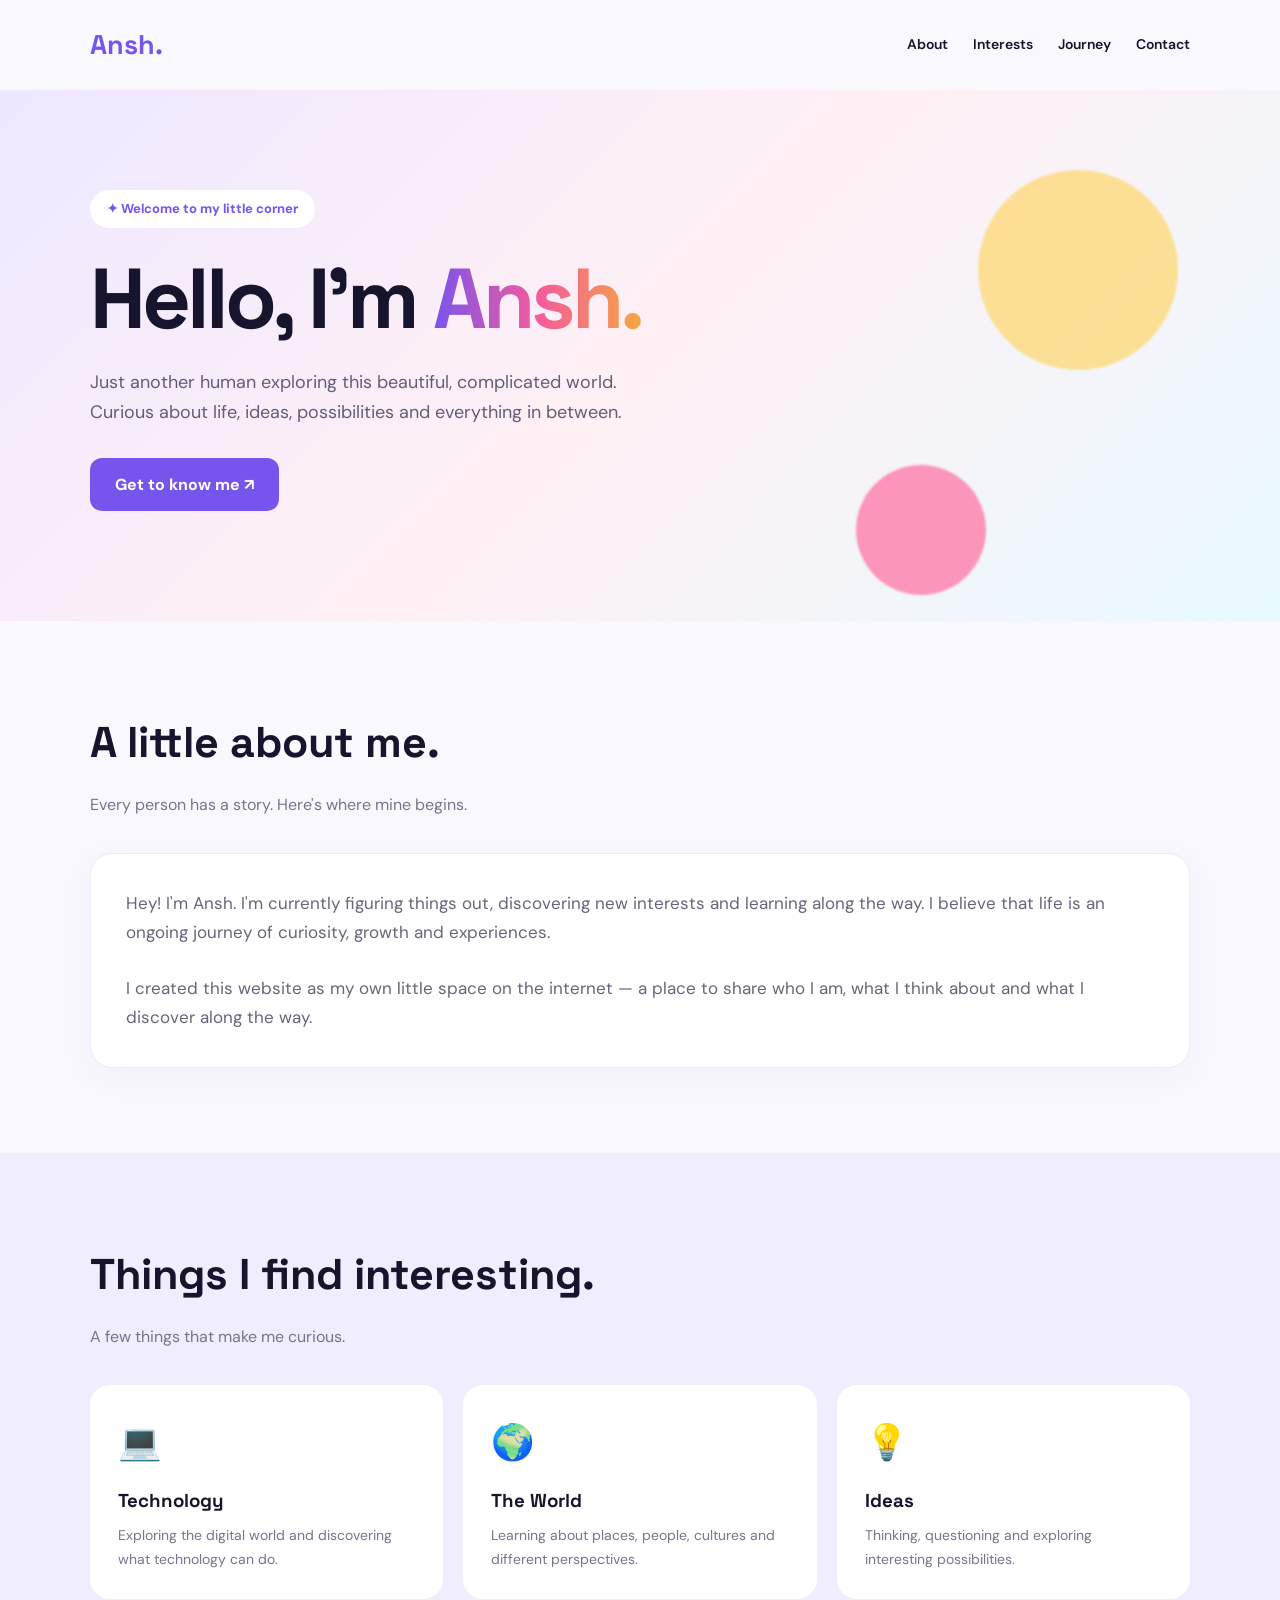
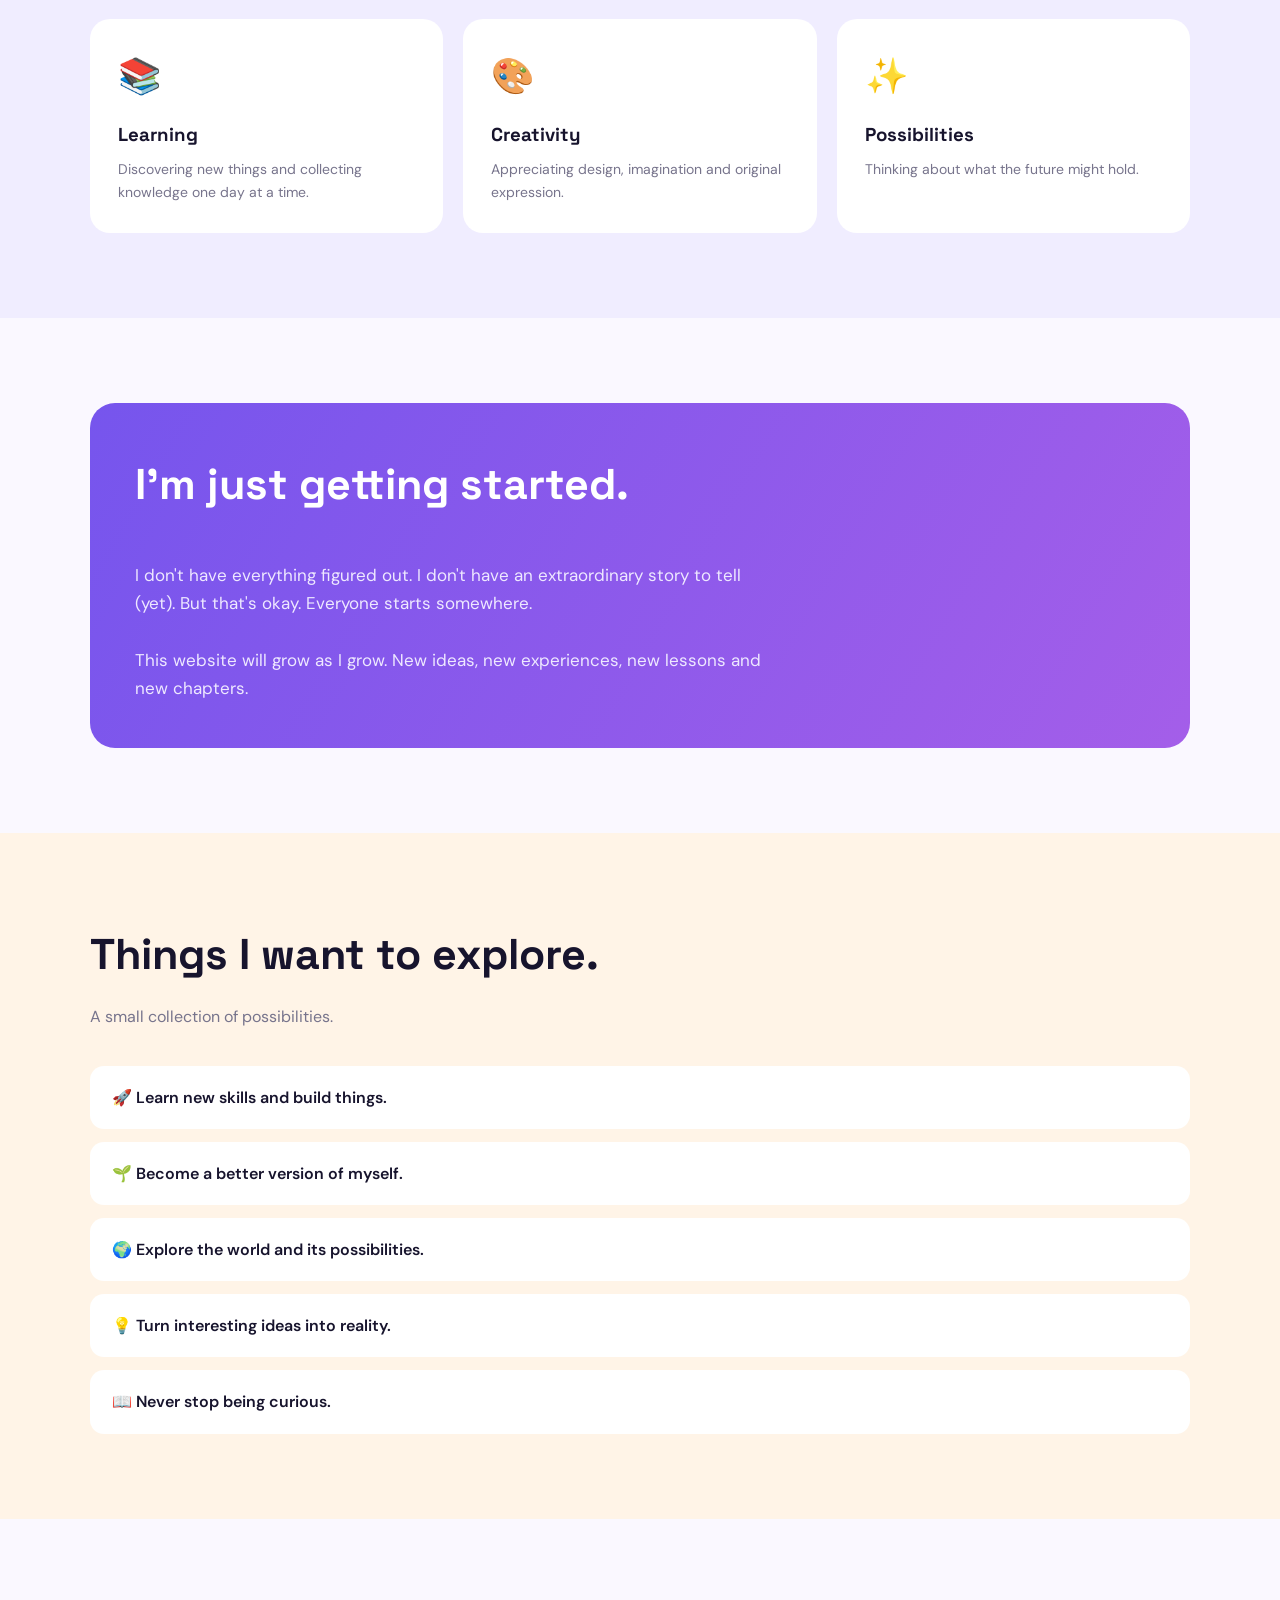
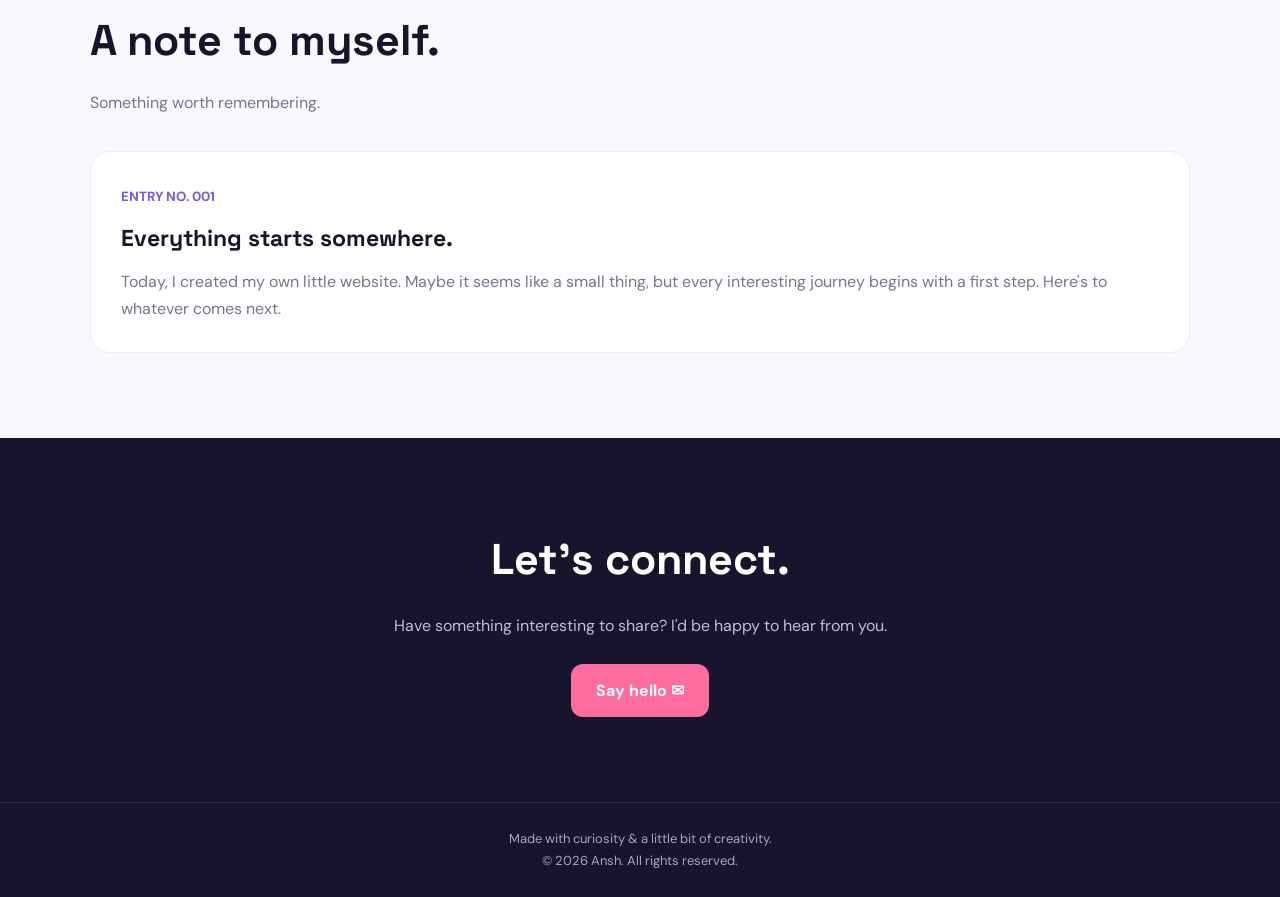
<file: Ansh.html>
<!DOCTYPE html>
<html lang="en">
<head>
  <meta charset="UTF-8">
  <meta name="viewport" content="width=device-width, initial-scale=1.0">
  <meta name="description" content="Welcome to Ansh's personal website. A little corner of the internet for thoughts, interests, ideas and life's journey.">
  <title>Ansh — My Little Corner of the Internet</title>

  <style>
    @import url('https://fonts.googleapis.com/css2?family=DM+Sans:wght@400;500;600;700;800&family=Space+Grotesk:wght@400;500;600;700&display=swap');

    :root {
      --dark: #17142d;
      --purple: #7655ed;
      --pink: #ff6d9e;
      --yellow: #ffd66b;
      --blue: #63c9ed;
      --white: #ffffff;
      --muted: #77748c;
    }

    * {
      margin: 0;
      padding: 0;
      box-sizing: border-box;
      scroll-behavior: smooth;
    }

    body {
      font-family: 'DM Sans', sans-serif;
      background: #faf8ff;
      color: var(--dark);
      line-height: 1.7;
    }

    a {
      text-decoration: none;
      color: inherit;
    }

    .container {
      width: min(1100px, 90%);
      margin: auto;
    }

    /* Navigation */

    header {
      padding: 22px 0;
      position: sticky;
      top: 0;
      z-index: 10;
      background: rgba(250,248,255,.92);
      backdrop-filter: blur(12px);
    }

    nav {
      display: flex;
      justify-content: space-between;
      align-items: center;
      gap: 20px;
    }

    .logo {
      font-family: 'Space Grotesk', sans-serif;
      font-size: 27px;
      font-weight: 700;
      color: var(--purple);
    }

    .nav-links {
      display: flex;
      gap: 25px;
      font-size: 14px;
      font-weight: 600;
    }

    .nav-links a:hover {
      color: var(--purple);
    }

    /* Hero */

    .hero {
      padding: 100px 0 110px;
      position: relative;
      overflow: hidden;
      background: linear-gradient(135deg, #eee8ff, #fff0f5, #e8faff);
    }

    .hero-content {
      max-width: 760px;
      position: relative;
      z-index: 1;
    }

    .tag {
      display: inline-block;
      padding: 8px 17px;
      background: white;
      border-radius: 50px;
      color: var(--purple);
      font-size: 13px;
      font-weight: 700;
      margin-bottom: 25px;
    }

    .hero h1 {
      font-family: 'Space Grotesk', sans-serif;
      font-size: clamp(48px, 8vw, 85px);
      line-height: 1.08;
      letter-spacing: -4px;
      margin-bottom: 22px;
    }

    .gradient-text {
      background: linear-gradient(90deg, #7954ed, #f35b9d, #f5a642);
      -webkit-background-clip: text;
      background-clip: text;
      color: transparent;
    }

    .hero p {
      color: #625e78;
      font-size: 18px;
      max-width: 570px;
      margin-bottom: 30px;
    }

    .btn {
      display: inline-block;
      padding: 13px 25px;
      background: var(--purple);
      color: white;
      border-radius: 12px;
      font-weight: 700;
      transition: .25s;
    }

    .btn:hover {
      transform: translateY(-3px);
      box-shadow: 0 10px 25px #7655ed40;
    }

    .decoration {
      position: absolute;
      border-radius: 50%;
      filter: blur(1px);
      opacity: .7;
    }

    .circle-one {
      width: 200px;
      height: 200px;
      background: var(--yellow);
      right: 8%;
      top: 15%;
    }

    .circle-two {
      width: 130px;
      height: 130px;
      background: var(--pink);
      right: 23%;
      bottom: 5%;
    }

    /* General sections */

    section {
      padding: 85px 0;
    }

    .section-title {
      font-family: 'Space Grotesk', sans-serif;
      font-size: clamp(30px, 5vw, 43px);
      margin-bottom: 12px;
    }

    .section-intro {
      color: var(--muted);
      margin-bottom: 35px;
    }

    /* About */

    .about-card {
      background: white;
      padding: 35px;
      border-radius: 22px;
      box-shadow: 0 8px 35px #27204a0a;
      border: 1px solid #eeeaf8;
    }

    .about-card p {
      color: #68647b;
      font-size: 17px;
    }

    /* Interests */

    .interests {
      background: #f0edff;
    }

    .grid {
      display: grid;
      grid-template-columns: repeat(3, 1fr);
      gap: 20px;
    }

    .interest-card {
      padding: 28px;
      border-radius: 20px;
      background: white;
      transition: .25s;
    }

    .interest-card:hover {
      transform: translateY(-6px);
    }

    .interest-card .emoji {
      font-size: 35px;
      margin-bottom: 12px;
    }

    .interest-card h3 {
      font-family: 'Space Grotesk', sans-serif;
      margin-bottom: 7px;
    }

    .interest-card p {
      color: var(--muted);
      font-size: 14px;
    }

    /* Journey */

    .journey-card {
      background: linear-gradient(120deg, #7655ed, #a45ee9);
      color: white;
      padding: 45px;
      border-radius: 25px;
    }

    .journey-card p {
      color: #eee8ff;
      max-width: 650px;
      font-size: 17px;
    }

    /* Goals */

    .goals {
      background: #fff4e7;
    }

    .goal-list {
      display: grid;
      gap: 13px;
    }

    .goal {
      background: white;
      border-radius: 14px;
      padding: 18px 22px;
      font-weight: 600;
    }

    /* Journal */

    .journal-card {
      padding: 30px;
      background: white;
      border: 1px solid #eeeaf8;
      border-radius: 20px;
    }

    .journal-card small {
      color: var(--purple);
      font-weight: 700;
    }

    .journal-card h3 {
      font-family: 'Space Grotesk', sans-serif;
      margin: 10px 0;
      font-size: 23px;
    }

    .journal-card p {
      color: var(--muted);
    }

    /* Contact */

    .contact {
      background: #17142d;
      color: white;
      text-align: center;
    }

    .contact p {
      color: #c2bdd6;
      margin: 15px 0 25px;
    }

    .contact .btn {
      background: var(--pink);
    }

    footer {
      background: #17142d;
      color: #aaa4c0;
      text-align: center;
      padding: 25px;
      font-size: 13px;
      border-top: 1px solid #ffffff18;
    }

    @media(max-width: 700px) {
      .nav-links {
        gap: 12px;
        font-size: 11px;
      }

      .hero {
        padding: 75px 0;
      }

      .hero h1 {
        letter-spacing: -2px;
      }

      .circle-one {
        right: -100px;
      }

      .grid {
        grid-template-columns: 1fr;
      }

      section {
        padding: 60px 0;
      }

      .about-card,
      .journey-card {
        padding: 25px;
      }
    }
  </style>
</head>

<body>

  <header>
    <div class="container">
      <nav>
        <a href="#" class="logo">Ansh.</a>

        <div class="nav-links">
          <a href="#about">About</a>
          <a href="#interests">Interests</a>
          <a href="#journey">Journey</a>
          <a href="#contact">Contact</a>
        </div>
      </nav>
    </div>
  </header>

  <main>

    <!-- Hero -->
    <section class="hero">
      <div class="decoration circle-one"></div>
      <div class="decoration circle-two"></div>

      <div class="container">
        <div class="hero-content">
          <span class="tag">✦ Welcome to my little corner</span>

          <h1>
            Hello, I'm <span class="gradient-text">Ansh.</span>
          </h1>

          <p>
            Just another human exploring this beautiful,
            complicated world. Curious about life, ideas,
            possibilities and everything in between.
          </p>

          <a href="#about" class="btn">Get to know me ↗</a>
        </div>
      </div>
    </section>

    <!-- About -->
    <section id="about">
      <div class="container">
        <h2 class="section-title">A little about me.</h2>
        <p class="section-intro">Every person has a story. Here's where mine begins.</p>

        <div class="about-card">
          <p>
            Hey! I'm Ansh. I'm currently figuring things out,
            discovering new interests and learning along the way.
            I believe that life is an ongoing journey of curiosity,
            growth and experiences.
          </p>
          <br>
          <p>
            I created this website as my own little space on the
            internet — a place to share who I am, what I think
            about and what I discover along the way.
          </p>
        </div>
      </div>
    </section>

    <!-- Interests -->
    <section class="interests" id="interests">
      <div class="container">
        <h2 class="section-title">Things I find interesting.</h2>
        <p class="section-intro">A few things that make me curious.</p>

        <div class="grid">

          <div class="interest-card">
            <div class="emoji">💻</div>
            <h3>Technology</h3>
            <p>Exploring the digital world and discovering what technology can do.</p>
          </div>

          <div class="interest-card">
            <div class="emoji">🌍</div>
            <h3>The World</h3>
            <p>Learning about places, people, cultures and different perspectives.</p>
          </div>

          <div class="interest-card">
            <div class="emoji">💡</div>
            <h3>Ideas</h3>
            <p>Thinking, questioning and exploring interesting possibilities.</p>
          </div>

          <div class="interest-card">
            <div class="emoji">📚</div>
            <h3>Learning</h3>
            <p>Discovering new things and collecting knowledge one day at a time.</p>
          </div>

          <div class="interest-card">
            <div class="emoji">🎨</div>
            <h3>Creativity</h3>
            <p>Appreciating design, imagination and original expression.</p>
          </div>

          <div class="interest-card">
            <div class="emoji">✨</div>
            <h3>Possibilities</h3>
            <p>Thinking about what the future might hold.</p>
          </div>

        </div>
      </div>
    </section>

    <!-- Journey -->
    <section id="journey">
      <div class="container">
        <div class="journey-card">
          <h2 class="section-title">I'm just getting started.</h2>
          <br>
          <p>
            I don't have everything figured out. I don't have
            an extraordinary story to tell (yet). But that's okay.
            Everyone starts somewhere.
          </p>
          <br>
          <p>
            This website will grow as I grow. New ideas, new
            experiences, new lessons and new chapters.
          </p>
        </div>
      </div>
    </section>

    <!-- Goals -->
    <section class="goals" id="goals">
      <div class="container">
        <h2 class="section-title">Things I want to explore.</h2>
        <p class="section-intro">A small collection of possibilities.</p>

        <div class="goal-list">
          <div class="goal">🚀 Learn new skills and build things.</div>
          <div class="goal">🌱 Become a better version of myself.</div>
          <div class="goal">🌍 Explore the world and its possibilities.</div>
          <div class="goal">💡 Turn interesting ideas into reality.</div>
          <div class="goal">📖 Never stop being curious.</div>
        </div>
      </div>
    </section>

    <!-- Journal -->
    <section id="journal">
      <div class="container">
        <h2 class="section-title">A note to myself.</h2>
        <p class="section-intro">Something worth remembering.</p>

        <div class="journal-card">
          <small>ENTRY NO. 001</small>
          <h3>Everything starts somewhere.</h3>
          <p>
            Today, I created my own little website.
            Maybe it seems like a small thing, but every
            interesting journey begins with a first step.
            Here's to whatever comes next.
          </p>
        </div>
      </div>
    </section>

    <!-- Contact -->
    <section class="contact" id="contact">
      <div class="container">
        <h2 class="section-title">Let's connect.</h2>
        <p>
          Have something interesting to share?
          I'd be happy to hear from you.
        </p>

        <!-- Replace this with your real email address -->
        <a href="mailto:sh.ansh.56789@gmail.com" class="btn">
          Say hello ✉
        </a>
      </div>
    </section>

  </main>

  <footer>
    <p>Made with curiosity & a little bit of creativity.</p>
    <p>© 2026 Ansh. All rights reserved.</p>
  </footer>

</body>
</html>
</file>
